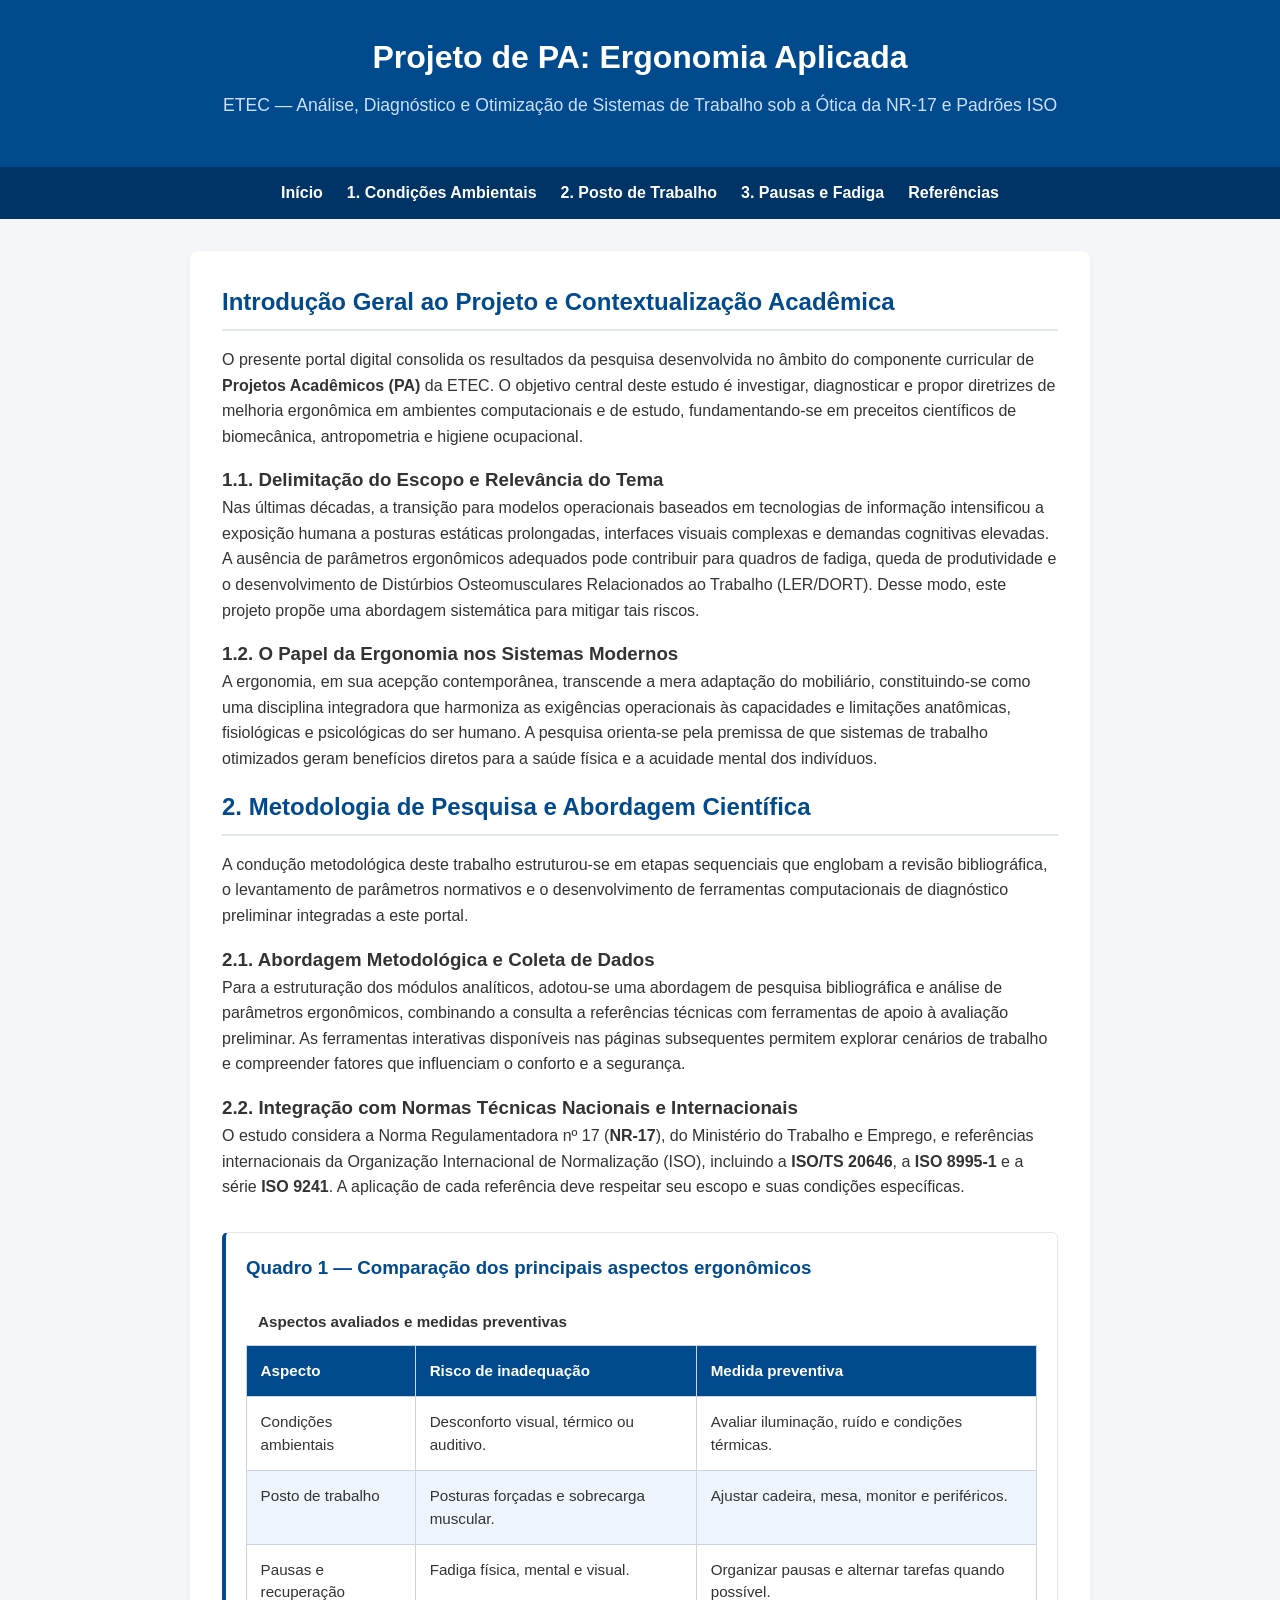
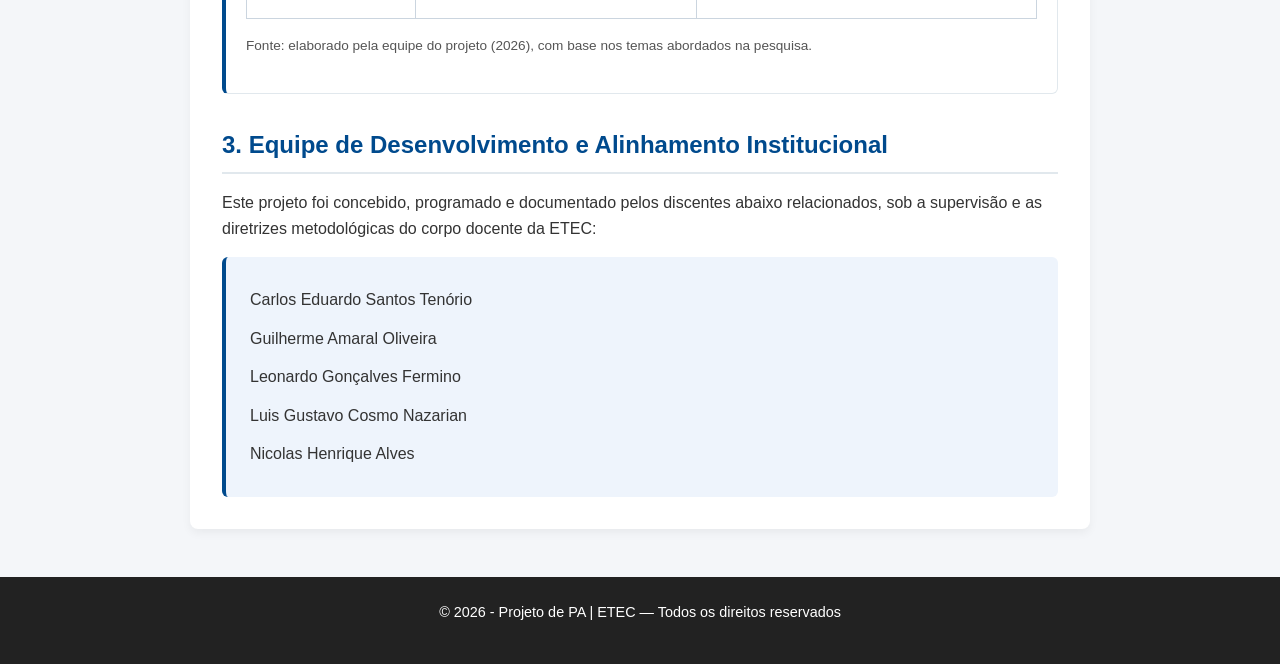
<file: index.html>
<!DOCTYPE html>
<html lang="pt-BR">
<head>
    <meta charset="UTF-8">
    <meta name="viewport" content="width=device-width, initial-scale=1.0">
    <title>Projeto de PA: Ergonomia Aplicada e Normatização Técnica</title>
    <link rel="stylesheet" href="src/style.css">
    <script src="src/script.js" defer></script>
</head>
<body>

    <header>
        <h1>Projeto de PA: Ergonomia Aplicada</h1>
        <p>ETEC — Análise, Diagnóstico e Otimização de Sistemas de Trabalho sob a Ótica da NR-17 e Padrões ISO</p>
    </header>

    <nav>
        <a href="index.html">Início</a>
        <a href="src/item1_ambiente.html">1. Condições Ambientais</a>
        <a href="src/item2_posto.html">2. Posto de Trabalho</a>
        <a href="src/item3_pausas.html">3. Pausas e Fadiga</a>
        <a href="src/referencias.html">Referências</a>
    </nav>

    <main class="container">

        <h2 data-referencia="Referência: BRASIL (2022); IIDA &amp; GUIMARÃES (2016).">Introdução Geral ao Projeto e Contextualização Acadêmica</h2>

        <p>O presente portal digital consolida os resultados da pesquisa desenvolvida no âmbito do componente curricular de <strong>Projetos Acadêmicos (PA)</strong> da ETEC. O objetivo central deste estudo é investigar, diagnosticar e propor diretrizes de melhoria ergonômica em ambientes computacionais e de estudo, fundamentando-se em preceitos científicos de biomecânica, antropometria e higiene ocupacional.</p>

        <h3 data-referencia="Referência: ISO 9241-11 (2018); KROEMER &amp; GRANDJEAN (2005).">1.1. Delimitação do Escopo e Relevância do Tema</h3>

        <p>Nas últimas décadas, a transição para modelos operacionais baseados em tecnologias de informação intensificou a exposição humana a posturas estáticas prolongadas, interfaces visuais complexas e demandas cognitivas elevadas. A ausência de parâmetros ergonômicos adequados pode contribuir para quadros de fadiga, queda de produtividade e o desenvolvimento de Distúrbios Osteomusculares Relacionados ao Trabalho (LER/DORT). Desse modo, este projeto propõe uma abordagem sistemática para mitigar tais riscos.</p>

        <h3 data-referencia="Referência: IIDA, Itiro; GUIMARÃES, Lia B. M. Ergonomia: projeto e produção, 2016.">1.2. O Papel da Ergonomia nos Sistemas Modernos</h3>

        <p>A ergonomia, em sua acepção contemporânea, transcende a mera adaptação do mobiliário, constituindo-se como uma disciplina integradora que harmoniza as exigências operacionais às capacidades e limitações anatômicas, fisiológicas e psicológicas do ser humano. A pesquisa orienta-se pela premissa de que sistemas de trabalho otimizados geram benefícios diretos para a saúde física e a acuidade mental dos indivíduos.</p>

        <h2 data-referencia="Referência: ISO/TS 20646 (2014); DUL &amp; WEERDMEESTER (2012).">2. Metodologia de Pesquisa e Abordagem Científica</h2>

        <p>A condução metodológica deste trabalho estruturou-se em etapas sequenciais que englobam a revisão bibliográfica, o levantamento de parâmetros normativos e o desenvolvimento de ferramentas computacionais de diagnóstico preliminar integradas a este portal.</p>

        <h3 data-referencia="Referência: DUL, Jan; WEERDMEESTER, Bernard. Ergonomia prática, 2012.">2.1. Abordagem Metodológica e Coleta de Dados</h3>

        <p>Para a estruturação dos módulos analíticos, adotou-se uma abordagem de pesquisa bibliográfica e análise de parâmetros ergonômicos, combinando a consulta a referências técnicas com ferramentas de apoio à avaliação preliminar. As ferramentas interativas disponíveis nas páginas subsequentes permitem explorar cenários de trabalho e compreender fatores que influenciam o conforto e a segurança.</p>

        <h3 data-referencia="Referência: Norma Regulamentadora nº 17 (NR-17); ISO 8995-1 (2002).">2.2. Integração com Normas Técnicas Nacionais e Internacionais</h3>

        <p>O estudo considera a Norma Regulamentadora nº 17 (<strong>NR-17</strong>), do Ministério do Trabalho e Emprego, e referências internacionais da Organização Internacional de Normalização (ISO), incluindo a <strong>ISO/TS 20646</strong>, a <strong>ISO 8995-1</strong> e a série <strong>ISO 9241</strong>. A aplicação de cada referência deve respeitar seu escopo e suas condições específicas.</p>

        <section class="comparison-section">
            <h3 data-referencia="Referência: Elaborado pela equipe do projeto (2026) com base na NR-17.">Quadro 1 — Comparação dos principais aspectos ergonômicos</h3>

            <div class="table-wrapper">
                <table class="comparison-table">
                    <caption>Aspectos avaliados e medidas preventivas</caption>
                    <thead>
                        <tr>
                            <th scope="col">Aspecto</th>
                            <th scope="col">Risco de inadequação</th>
                            <th scope="col">Medida preventiva</th>
                        </tr>
                    </thead>
                    <tbody>
                        <tr>
                            <td>Condições ambientais</td>
                            <td>Desconforto visual, térmico ou auditivo.</td>
                            <td>Avaliar iluminação, ruído e condições térmicas.</td>
                        </tr>
                        <tr>
                            <td>Posto de trabalho</td>
                            <td>Posturas forçadas e sobrecarga muscular.</td>
                            <td>Ajustar cadeira, mesa, monitor e periféricos.</td>
                        </tr>
                        <tr>
                            <td>Pausas e recuperação</td>
                            <td>Fadiga física, mental e visual.</td>
                            <td>Organizar pausas e alternar tarefas quando possível.</td>
                        </tr>
                    </tbody>
                </table>
            </div>

            <p class="table-note">Fonte: elaborado pela equipe do projeto (2026), com base nos temas abordados na pesquisa.</p>
        </section>

        <h2 data-referencia="Referência: Diretrizes Institucionais ETEC (2026).">3. Equipe de Desenvolvimento e Alinhamento Institucional</h2>

        <p>Este projeto foi concebido, programado e documentado pelos discentes abaixo relacionados, sob a supervisão e as diretrizes metodológicas do corpo docente da ETEC:</p>

        <ul class="team-list">
            <li>Carlos Eduardo Santos Tenório</li>
            <li>Guilherme Amaral Oliveira</li>
            <li>Leonardo Gonçalves Fermino</li>
            <li>Luis Gustavo Cosmo Nazarian</li>
            <li>Nicolas Henrique Alves</li>
        </ul>

    </main>

    <footer>
        <p>&copy; 2026 - Projeto de PA | ETEC — Todos os direitos reservados</p>
    </footer>

</body>
</html>
</file>
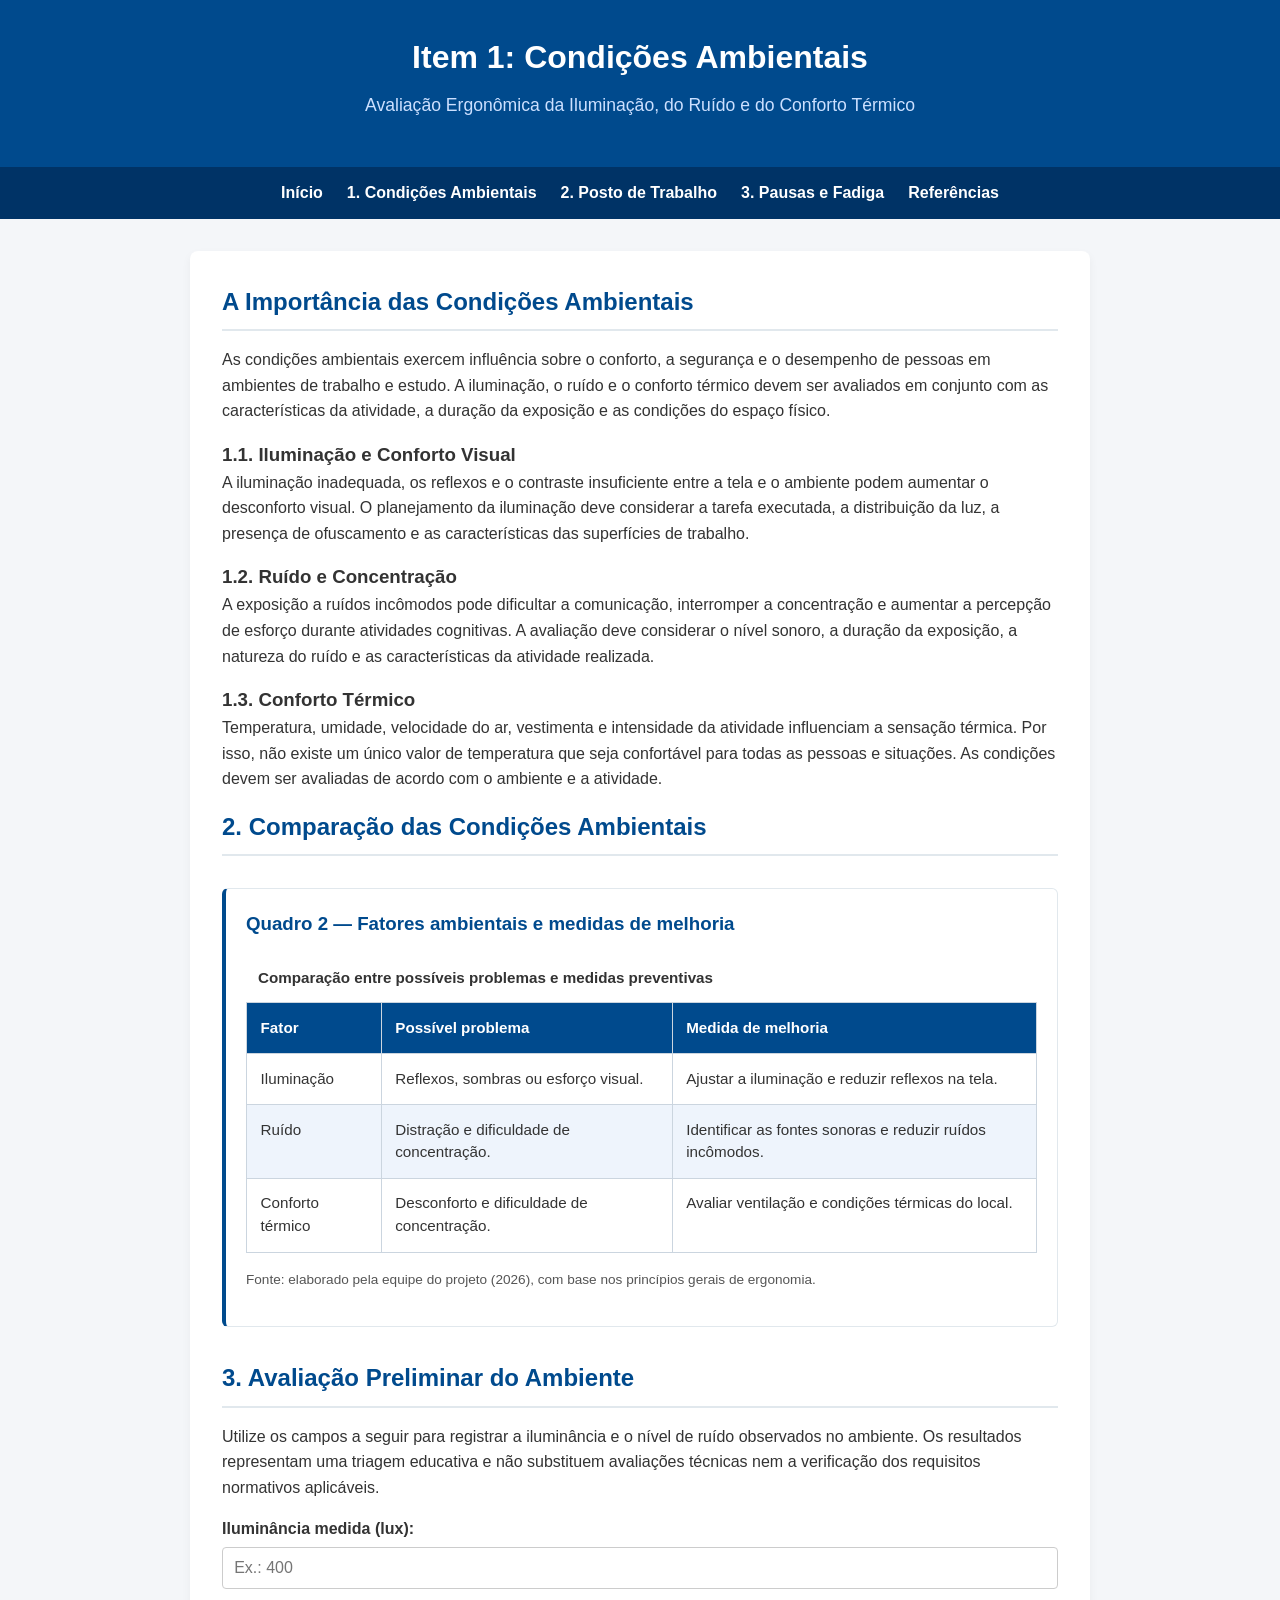
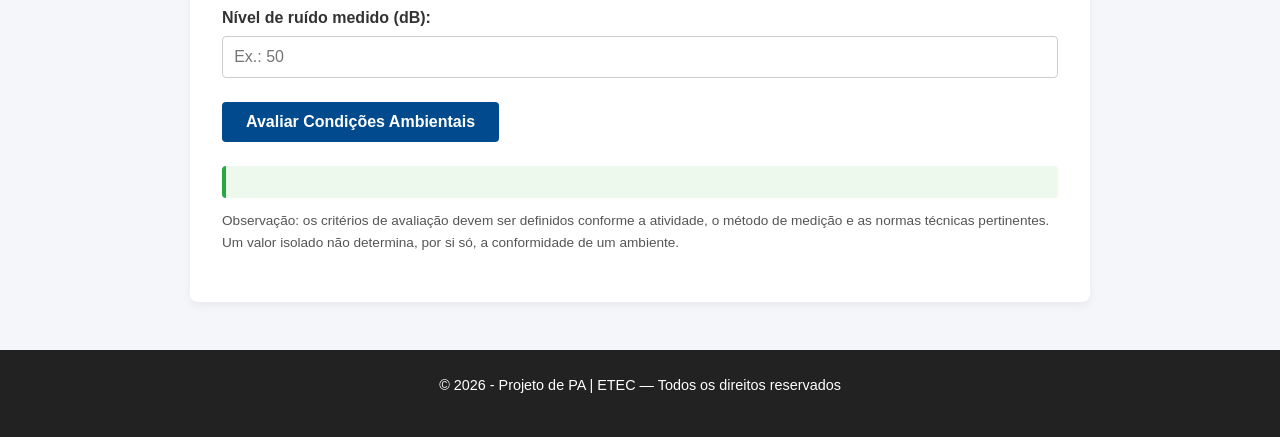
<file: src/item1_ambiente.html>
<!DOCTYPE html>
<html lang="pt-BR">
<head>
    <meta charset="UTF-8">
    <meta name="viewport" content="width=device-width, initial-scale=1.0">
    <title>Item 1: Condições Ambientais - PA Ergonomia</title>
    <link rel="stylesheet" href="style.css">
    <script src="script.js" defer></script>
</head>
<body>

    <header>
        <h1>Item 1: Condições Ambientais</h1>
        <p>Avaliação Ergonômica da Iluminação, do Ruído e do Conforto Térmico</p>
    </header>

    <nav>
        <a href="../index.html">Início</a>
        <a href="item1_ambiente.html">1. Condições Ambientais</a>
        <a href="item2_posto.html">2. Posto de Trabalho</a>
        <a href="item3_pausas.html">3. Pausas e Fadiga</a>
        <a href="referencias.html">Referências</a>
    </nav>

    <main class="container">

        <h2 data-referencia="Referência: ISO 8995-1 (2002); NR-17 (2022).">A Importância das Condições Ambientais</h2>

        <p>As condições ambientais exercem influência sobre o conforto, a segurança e o desempenho de pessoas em ambientes de trabalho e estudo. A iluminação, o ruído e o conforto térmico devem ser avaliados em conjunto com as características da atividade, a duração da exposição e as condições do espaço físico.</p>

        <h3 data-referencia="Referência: ISO 8995-1: Lighting of work places, 2002.">1.1. Iluminação e Conforto Visual</h3>

        <p>A iluminação inadequada, os reflexos e o contraste insuficiente entre a tela e o ambiente podem aumentar o desconforto visual. O planejamento da iluminação deve considerar a tarefa executada, a distribuição da luz, a presença de ofuscamento e as características das superfícies de trabalho.</p>

        <h3 data-referencia="Referência: IIDA, Itiro. Ergonomia: projeto e produção, 2016.">1.2. Ruído e Concentração</h3>

        <p>A exposição a ruídos incômodos pode dificultar a comunicação, interromper a concentração e aumentar a percepção de esforço durante atividades cognitivas. A avaliação deve considerar o nível sonoro, a duração da exposição, a natureza do ruído e as características da atividade realizada.</p>

        <h3 data-referencia="Referência: KROEMER &amp; GRANDJEAN. Manual de Ergonomia, 2005.">1.3. Conforto Térmico</h3>

        <p>Temperatura, umidade, velocidade do ar, vestimenta e intensidade da atividade influenciam a sensação térmica. Por isso, não existe um único valor de temperatura que seja confortável para todas as pessoas e situações. As condições devem ser avaliadas de acordo com o ambiente e a atividade.</p>

        <h2 data-referencia="Referência: NR-17 (Ministério do Trabalho e Previdência, 2022).">2. Comparação das Condições Ambientais</h2>

        <section class="comparison-section">
            <h3 data-referencia="Referência: Elaborado pela equipe (2026) com base na NR-17 e ISO 8995-1.">Quadro 2 — Fatores ambientais e medidas de melhoria</h3>

            <div class="table-wrapper">
                <table class="comparison-table">
                    <caption>Comparação entre possíveis problemas e medidas preventivas</caption>
                    <thead>
                        <tr>
                            <th scope="col">Fator</th>
                            <th scope="col">Possível problema</th>
                            <th scope="col">Medida de melhoria</th>
                        </tr>
                    </thead>
                    <tbody>
                        <tr>
                            <td>Iluminação</td>
                            <td>Reflexos, sombras ou esforço visual.</td>
                            <td>Ajustar a iluminação e reduzir reflexos na tela.</td>
                        </tr>
                        <tr>
                            <td>Ruído</td>
                            <td>Distração e dificuldade de concentração.</td>
                            <td>Identificar as fontes sonoras e reduzir ruídos incômodos.</td>
                        </tr>
                        <tr>
                            <td>Conforto térmico</td>
                            <td>Desconforto e dificuldade de concentração.</td>
                            <td>Avaliar ventilação e condições térmicas do local.</td>
                        </tr>
                    </tbody>
                </table>
            </div>

            <p class="table-note">Fonte: elaborado pela equipe do projeto (2026), com base nos princípios gerais de ergonomia.</p>
        </section>

        <h2 data-referencia="Referência: Ferramenta interativa pedagógica baseada na NR-17 (2022).">3. Avaliação Preliminar do Ambiente</h2>

        <p>Utilize os campos a seguir para registrar a iluminância e o nível de ruído observados no ambiente. Os resultados representam uma triagem educativa e não substituem avaliações técnicas nem a verificação dos requisitos normativos aplicáveis.</p>

        <div class="form-group">
            <label for="lux">Iluminância medida (lux):</label>
            <input type="number" id="lux" min="0" step="any" placeholder="Ex.: 400">
        </div>

        <div class="form-group">
            <label for="db">Nível de ruído medido (dB):</label>
            <input type="number" id="db" min="0" step="any" placeholder="Ex.: 50">
        </div>

        <button type="button" onclick="avaliarAmbiente()">Avaliar Condições Ambientais</button>

        <div id="resultadoAmbiente" class="result" style="margin-top: 1.5rem;" aria-live="polite"></div>

        <p class="table-note">Observação: os critérios de avaliação devem ser definidos conforme a atividade, o método de medição e as normas técnicas pertinentes. Um valor isolado não determina, por si só, a conformidade de um ambiente.</p>

    </main>

    <footer>
        <p>&copy; 2026 - Projeto de PA | ETEC — Todos os direitos reservados</p>
    </footer>

</body>
</html>
</file>
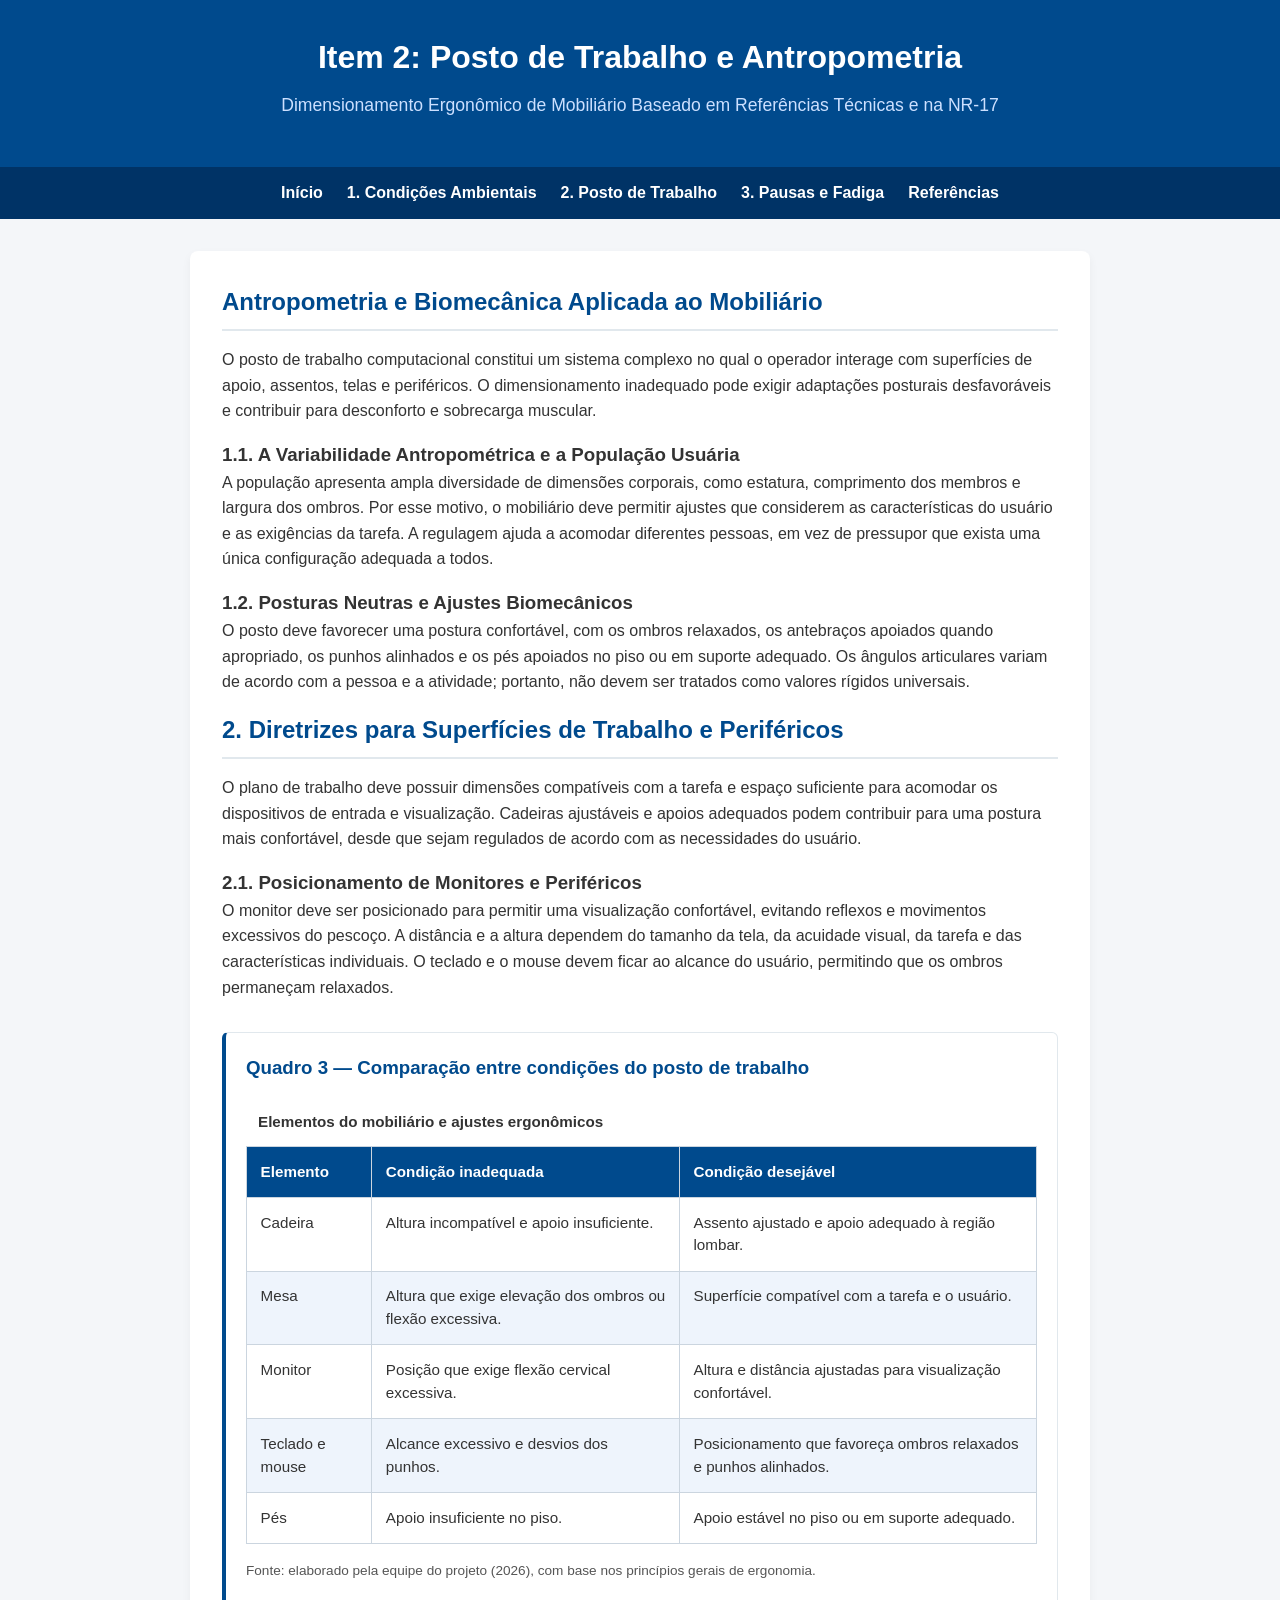
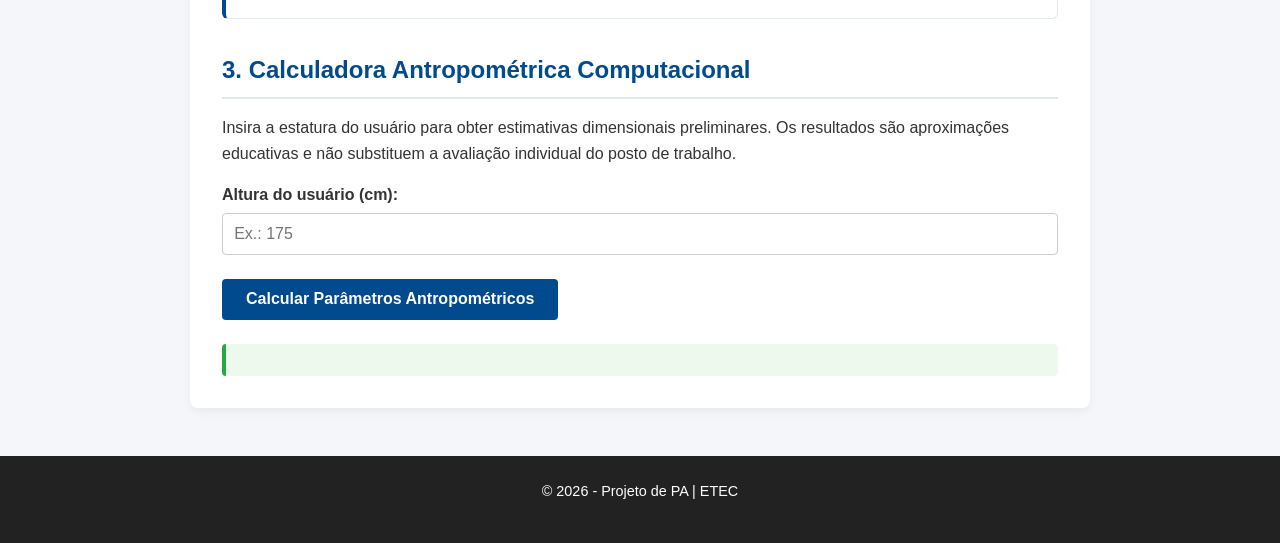
<file: src/item2_posto.html>
<!DOCTYPE html>
<html lang="pt-BR">
<head>
    <meta charset="UTF-8">
    <meta name="viewport" content="width=device-width, initial-scale=1.0">
    <title>Item 2: Posto de Trabalho - PA Ergonomia</title>
    <link rel="stylesheet" href="style.css">
    <script src="script.js" defer></script>
</head>
<body>

    <header>
        <h1>Item 2: Posto de Trabalho e Antropometria</h1>
        <p>Dimensionamento Ergonômico de Mobiliário Baseado em Referências Técnicas e na NR-17</p>
    </header>

    <nav>
        <a href="../index.html">Início</a>
        <a href="item1_ambiente.html">1. Condições Ambientais</a>
        <a href="item2_posto.html">2. Posto de Trabalho</a>
        <a href="item3_pausas.html">3. Pausas e Fadiga</a>
        <a href="referencias.html">Referências</a>
    </nav>

    <main class="container">

        <h2 data-referencia="Referência: ISO/TS 20646 (2014); KROEMER &amp; GRANDJEAN (2005).">Antropometria e Biomecânica Aplicada ao Mobiliário</h2>

        <p>O posto de trabalho computacional constitui um sistema complexo no qual o operador interage com superfícies de apoio, assentos, telas e periféricos. O dimensionamento inadequado pode exigir adaptações posturais desfavoráveis e contribuir para desconforto e sobrecarga muscular.</p>

        <h3 data-referencia="Referência: IIDA, Itiro. Ergonomia: projeto e produção, 2016.">1.1. A Variabilidade Antropométrica e a População Usuária</h3>

        <p>A população apresenta ampla diversidade de dimensões corporais, como estatura, comprimento dos membros e largura dos ombros. Por esse motivo, o mobiliário deve permitir ajustes que considerem as características do usuário e as exigências da tarefa. A regulagem ajuda a acomodar diferentes pessoas, em vez de pressupor que exista uma única configuração adequada a todos.</p>

        <h3 data-referencia="Referência: DUL &amp; WEERDMEESTER. Ergonomia prática, 2012.">1.2. Posturas Neutras e Ajustes Biomecânicos</h3>

        <p>O posto deve favorecer uma postura confortável, com os ombros relaxados, os antebraços apoiados quando apropriado, os punhos alinhados e os pés apoiados no piso ou em suporte adequado. Os ângulos articulares variam de acordo com a pessoa e a atividade; portanto, não devem ser tratados como valores rígidos universais.</p>

        <h2 data-referencia="Referência: NR-17 (2022); ISO 9241-11 (2018).">2. Diretrizes para Superfícies de Trabalho e Periféricos</h2>

        <p>O plano de trabalho deve possuir dimensões compatíveis com a tarefa e espaço suficiente para acomodar os dispositivos de entrada e visualização. Cadeiras ajustáveis e apoios adequados podem contribuir para uma postura mais confortável, desde que sejam regulados de acordo com as necessidades do usuário.</p>

        <h3 data-referencia="Referência: ISO 9241-11: Usability: Definitions and concepts, 2018.">2.1. Posicionamento de Monitores e Periféricos</h3>

        <p>O monitor deve ser posicionado para permitir uma visualização confortável, evitando reflexos e movimentos excessivos do pescoço. A distância e a altura dependem do tamanho da tela, da acuidade visual, da tarefa e das características individuais. O teclado e o mouse devem ficar ao alcance do usuário, permitindo que os ombros permaneçam relaxados.</p>

        <section class="comparison-section">
            <h3 data-referencia="Referência: Elaborado pela equipe (2026) com base na NR-17 e Iida (2016).">Quadro 3 — Comparação entre condições do posto de trabalho</h3>

            <div class="table-wrapper">
                <table class="comparison-table">
                    <caption>Elementos do mobiliário e ajustes ergonômicos</caption>
                    <thead>
                        <tr>
                            <th scope="col">Elemento</th>
                            <th scope="col">Condição inadequada</th>
                            <th scope="col">Condição desejável</th>
                        </tr>
                    </thead>
                    <tbody>
                        <tr>
                            <td>Cadeira</td>
                            <td>Altura incompatível e apoio insuficiente.</td>
                            <td>Assento ajustado e apoio adequado à região lombar.</td>
                        </tr>
                        <tr>
                            <td>Mesa</td>
                            <td>Altura que exige elevação dos ombros ou flexão excessiva.</td>
                            <td>Superfície compatível com a tarefa e o usuário.</td>
                        </tr>
                        <tr>
                            <td>Monitor</td>
                            <td>Posição que exige flexão cervical excessiva.</td>
                            <td>Altura e distância ajustadas para visualização confortável.</td>
                        </tr>
                        <tr>
                            <td>Teclado e mouse</td>
                            <td>Alcance excessivo e desvios dos punhos.</td>
                            <td>Posicionamento que favoreça ombros relaxados e punhos alinhados.</td>
                        </tr>
                        <tr>
                            <td>Pés</td>
                            <td>Apoio insuficiente no piso.</td>
                            <td>Apoio estável no piso ou em suporte adequado.</td>
                        </tr>
                    </tbody>
                </table>
            </div>

            <p class="table-note">Fonte: elaborado pela equipe do projeto (2026), com base nos princípios gerais de ergonomia.</p>
        </section>

        <h2 data-referencia="Referência: Estimativa baseada em parâmetros antropométricos de Iida (2016).">3. Calculadora Antropométrica Computacional</h2>

        <p>Insira a estatura do usuário para obter estimativas dimensionais preliminares. Os resultados são aproximações educativas e não substituem a avaliação individual do posto de trabalho.</p>

        <div class="form-group">
            <label for="altura">Altura do usuário (cm):</label>
            <input type="number" id="altura" min="1" step="any" placeholder="Ex.: 175">
        </div>

        <button type="button" onclick="calcularPosto()">Calcular Parâmetros Antropométricos</button>

        <div id="resultadoPosto" class="result" style="margin-top: 1.5rem;" aria-live="polite"></div>

    </main>

    <footer>
        <p>&copy; 2026 - Projeto de PA | ETEC</p>
    </footer>

</body>
</html>
</file>
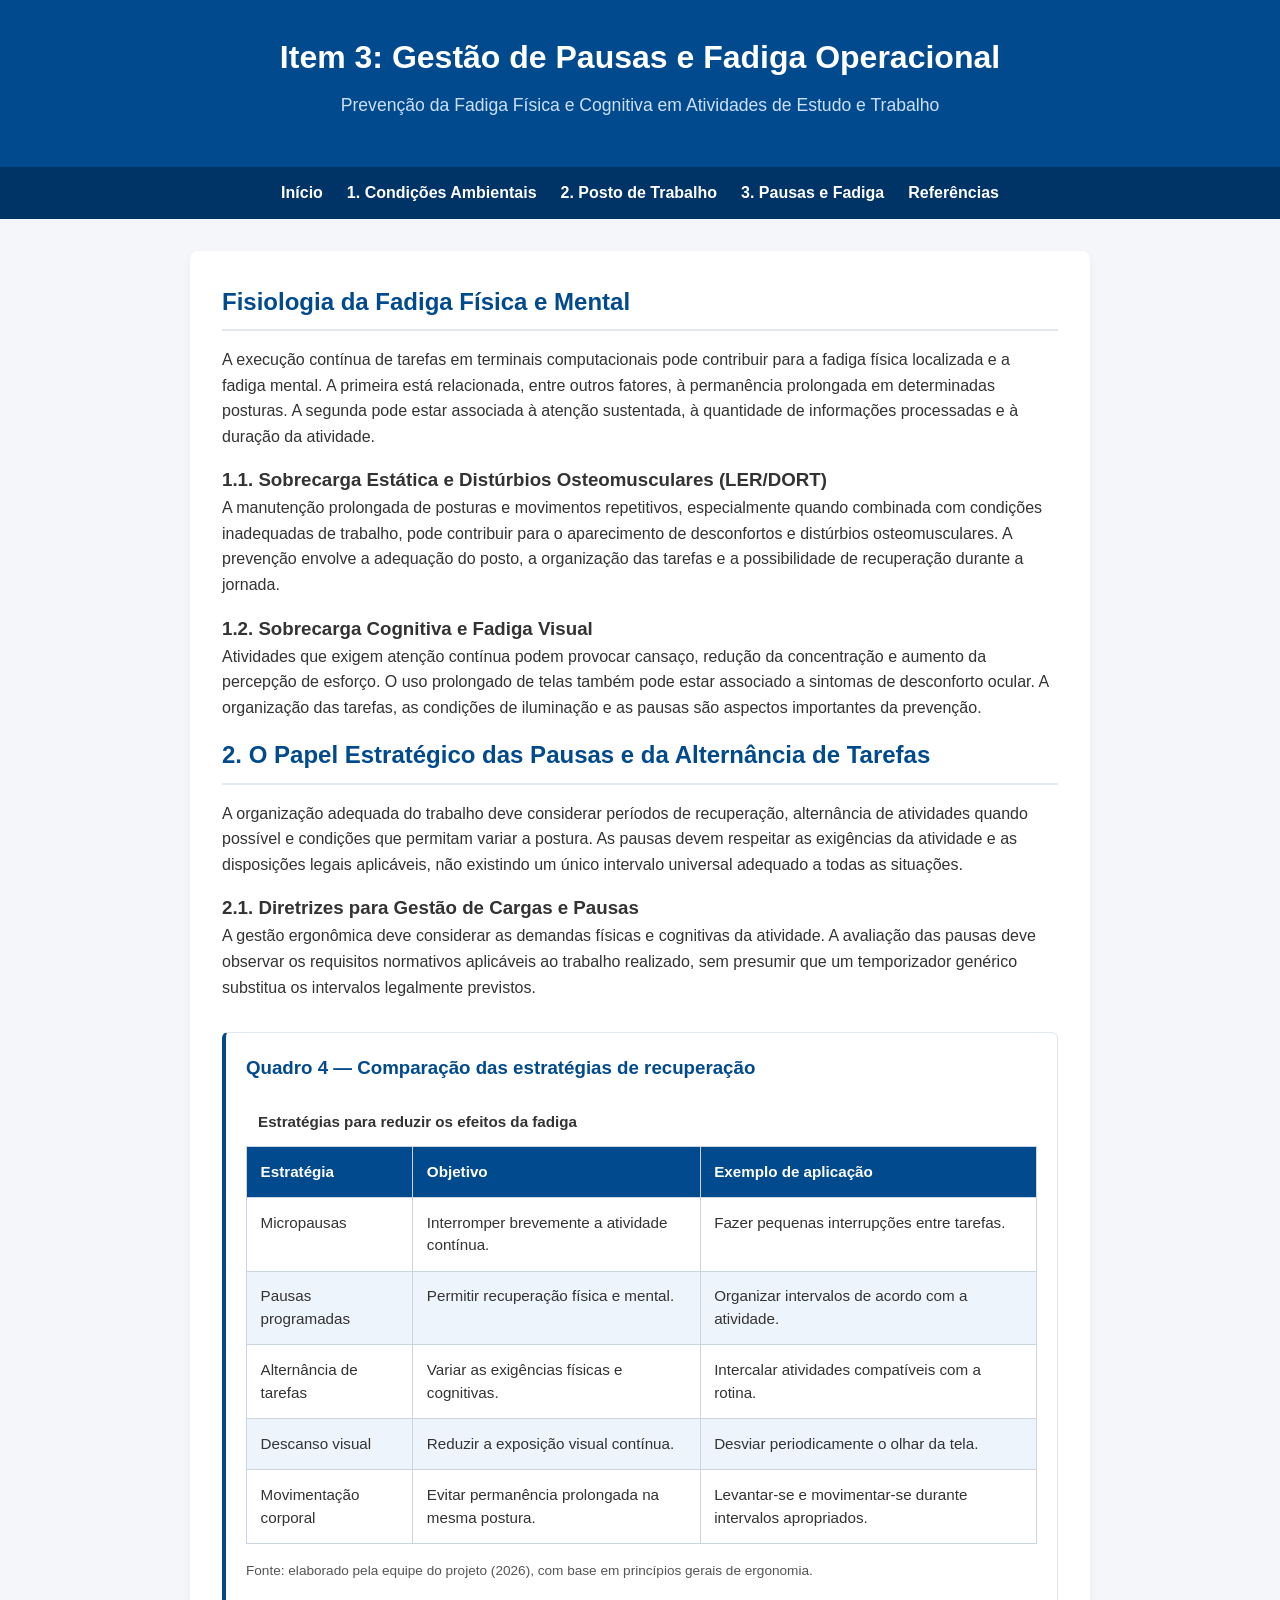
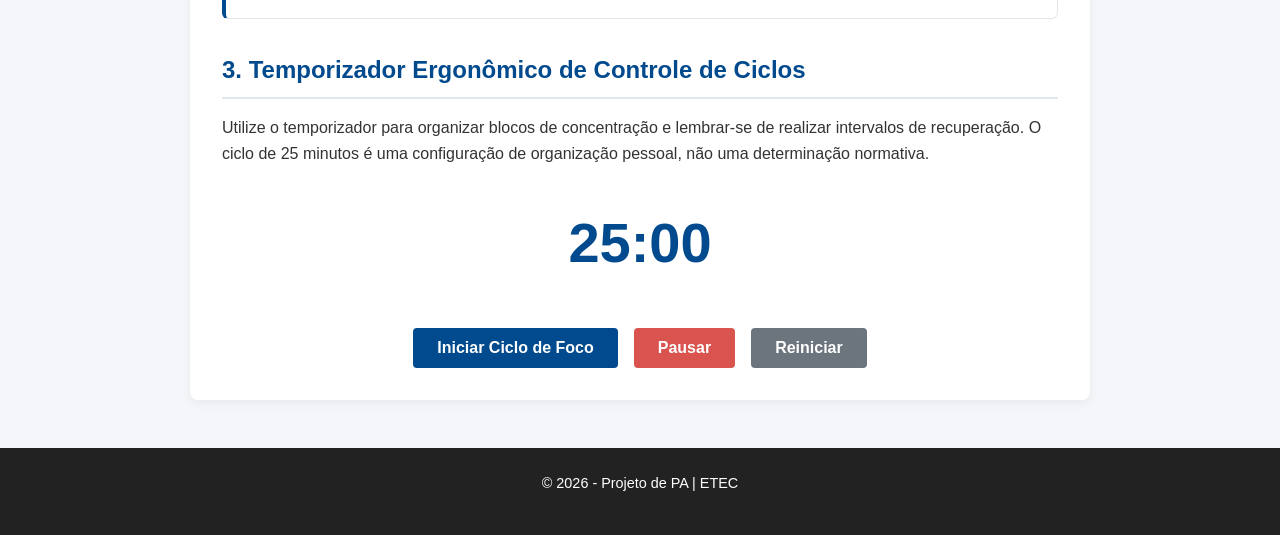
<file: src/item3_pausas.html>
<!DOCTYPE html>
<html lang="pt-BR">
<head>
    <meta charset="UTF-8">
    <meta name="viewport" content="width=device-width, initial-scale=1.0">
    <title>Item 3: Pausas e Fadiga - PA Ergonomia</title>
    <link rel="stylesheet" href="style.css">
    <script src="script.js" defer></script>
</head>
<body>

    <header>
        <h1>Item 3: Gestão de Pausas e Fadiga Operacional</h1>
        <p>Prevenção da Fadiga Física e Cognitiva em Atividades de Estudo e Trabalho</p>
    </header>

    <nav>
        <a href="../index.html">Início</a>
        <a href="item1_ambiente.html">1. Condições Ambientais</a>
        <a href="item2_posto.html">2. Posto de Trabalho</a>
        <a href="item3_pausas.html">3. Pausas e Fadiga</a>
        <a href="referencias.html">Referências</a>
    </nav>
    <main class="container">

        <h2 data-referencia="Referência: KROEMER &amp; GRANDJEAN (2005); IIDA (2016).">Fisiologia da Fadiga Física e Mental</h2>

        <p>A execução contínua de tarefas em terminais computacionais pode contribuir para a fadiga física localizada e a fadiga mental. A primeira está relacionada, entre outros fatores, à permanência prolongada em determinadas posturas. A segunda pode estar associada à atenção sustentada, à quantidade de informações processadas e à duração da atividade.</p>

        <h3 data-referencia="Referência: NR-17 (2022); DUL &amp; WEERDMEESTER (2012).">1.1. Sobrecarga Estática e Distúrbios Osteomusculares (LER/DORT)</h3>

        <p>A manutenção prolongada de posturas e movimentos repetitivos, especialmente quando combinada com condições inadequadas de trabalho, pode contribuir para o aparecimento de desconfortos e distúrbios osteomusculares. A prevenção envolve a adequação do posto, a organização das tarefas e a possibilidade de recuperação durante a jornada.</p>

        <h3 data-referencia="Referência: ISO 9241-11 (2018); IIDA (2016).">1.2. Sobrecarga Cognitiva e Fadiga Visual</h3>

        <p>Atividades que exigem atenção contínua podem provocar cansaço, redução da concentração e aumento da percepção de esforço. O uso prolongado de telas também pode estar associado a sintomas de desconforto ocular. A organização das tarefas, as condições de iluminação e as pausas são aspectos importantes da prevenção.</p>

        <h2 data-referencia="Referência: NR-17 (Ministério do Trabalho e Previdência, 2022).">2. O Papel Estratégico das Pausas e da Alternância de Tarefas</h2>

        <p>A organização adequada do trabalho deve considerar períodos de recuperação, alternância de atividades quando possível e condições que permitam variar a postura. As pausas devem respeitar as exigências da atividade e as disposições legais aplicáveis, não existindo um único intervalo universal adequado a todas as situações.</p>

        <h3 data-referencia="Referência: DUL, Jan; WEERDMEESTER, Bernard. Ergonomia prática, 2012.">2.1. Diretrizes para Gestão de Cargas e Pausas</h3>

        <p>A gestão ergonômica deve considerar as demandas físicas e cognitivas da atividade. A avaliação das pausas deve observar os requisitos normativos aplicáveis ao trabalho realizado, sem presumir que um temporizador genérico substitua os intervalos legalmente previstos.</p>

        <section class="comparison-section">
            <h3 data-referencia="Referência: Elaborado pela equipe (2026) com base em princípios ergonômicos.">Quadro 4 — Comparação das estratégias de recuperação</h3>

            <div class="table-wrapper">
                <table class="comparison-table">
                    <caption>Estratégias para reduzir os efeitos da fadiga</caption>
                    <thead>
                        <tr>
                            <th scope="col">Estratégia</th>
                            <th scope="col">Objetivo</th>
                            <th scope="col">Exemplo de aplicação</th>
                        </tr>
                    </thead>
                    <tbody>
                        <tr>
                            <td>Micropausas</td>
                            <td>Interromper brevemente a atividade contínua.</td>
                            <td>Fazer pequenas interrupções entre tarefas.</td>
                        </tr>
                        <tr>
                            <td>Pausas programadas</td>
                            <td>Permitir recuperação física e mental.</td>
                            <td>Organizar intervalos de acordo com a atividade.</td>
                        </tr>
                        <tr>
                            <td>Alternância de tarefas</td>
                            <td>Variar as exigências físicas e cognitivas.</td>
                            <td>Intercalar atividades compatíveis com a rotina.</td>
                        </tr>
                        <tr>
                            <td>Descanso visual</td>
                            <td>Reduzir a exposição visual contínua.</td>
                            <td>Desviar periodicamente o olhar da tela.</td>
                        </tr>
                        <tr>
                            <td>Movimentação corporal</td>
                            <td>Evitar permanência prolongada na mesma postura.</td>
                            <td>Levantar-se e movimentar-se durante intervalos apropriados.</td>
                        </tr>
                    </tbody>
                </table>
            </div>

            <p class="table-note">Fonte: elaborado pela equipe do projeto (2026), com base em princípios gerais de ergonomia.</p>
        </section>

        <h2 data-referencia="Referência: Ferramenta interativa de apoio à gestão de tempo (2026).">3. Temporizador Ergonômico de Controle de Ciclos</h2>

        <p>Utilize o temporizador para organizar blocos de concentração e lembrar-se de realizar intervalos de recuperação. O ciclo de 25 minutos é uma configuração de organização pessoal, não uma determinação normativa.</p>

        <div style="text-align: center; margin: 2rem 0;">
            <span id="timerDisplay" style="font-size: 3.5rem; font-weight: bold; color: #004a8d;" role="timer" aria-live="off">25:00</span>
        </div>

        <div style="text-align: center; display: flex; flex-wrap: wrap; justify-content: center; gap: 1rem;">
            <button type="button" onclick="iniciarPausa()">Iniciar Ciclo de Foco</button>
            <button type="button" onclick="pausarTimer()" style="background-color: #d9534f;">Pausar</button>
            <button type="button" onclick="resetarTimer()" style="background-color: #6c757d;">Reiniciar</button>
        </div>

    </main>

    <footer>
        <p>&copy; 2026 - Projeto de PA | ETEC</p>
    </footer>

</body>
</html>
</file>
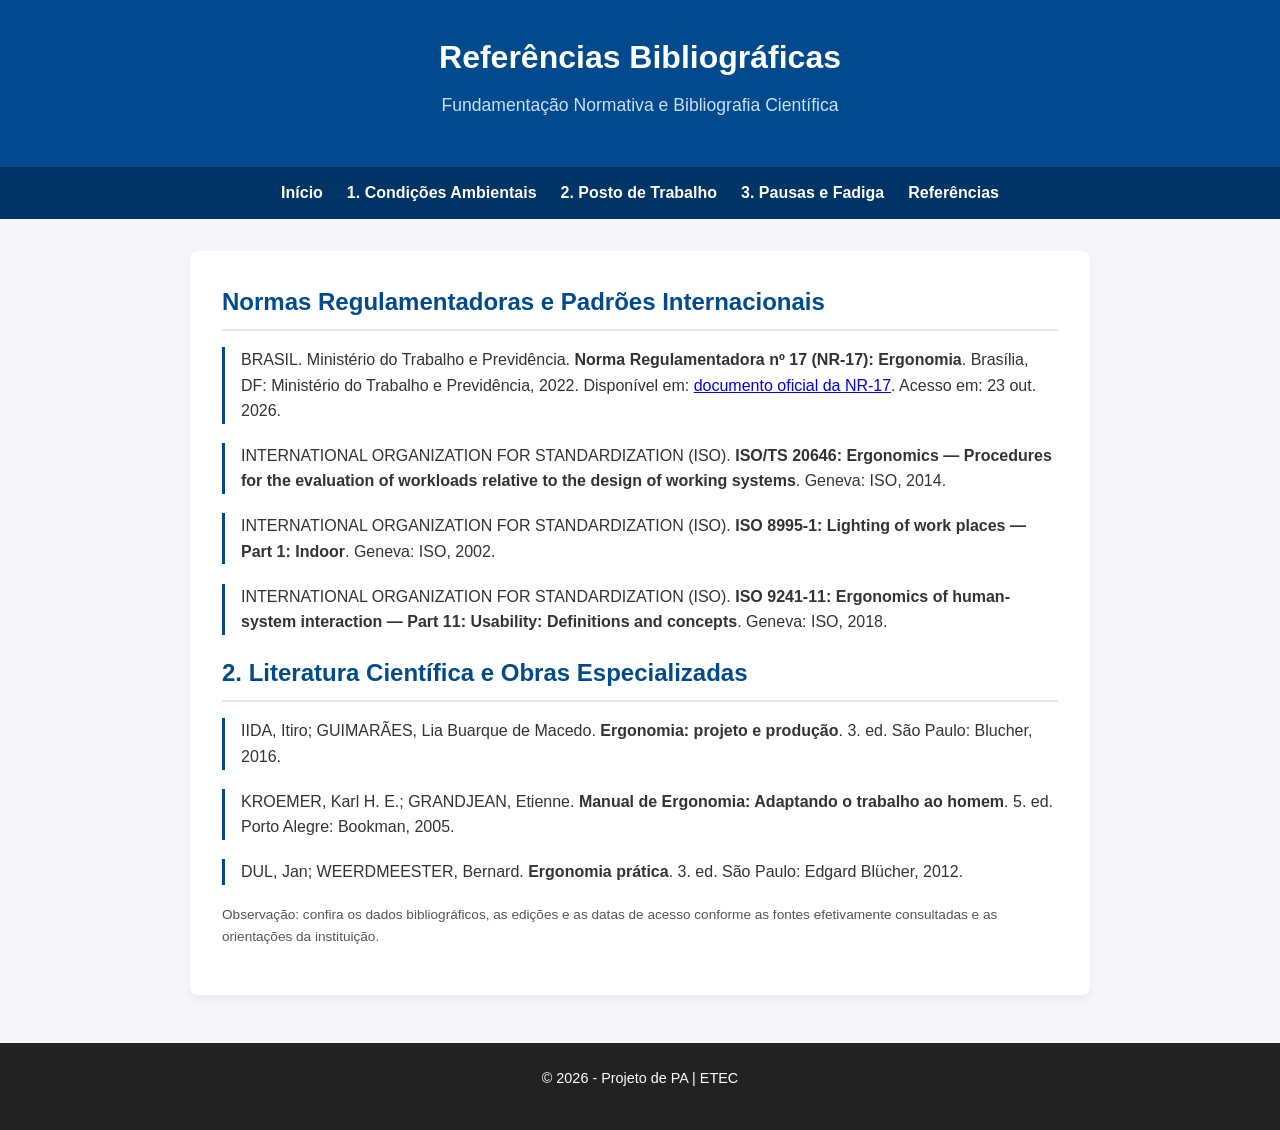
<file: src/referencias.html>
<!DOCTYPE html>
<html lang="pt-BR">
<head>
    <meta charset="UTF-8">
    <meta name="viewport" content="width=device-width, initial-scale=1.0">
    <title>Referências Bibliográficas - PA Ergonomia</title>
    <link rel="stylesheet" href="style.css">
    <script src="script.js" defer></script>
</head>
<body>

    <header>
        <h1>Referências Bibliográficas</h1>
        <p>Fundamentação Normativa e Bibliografia Científica</p>
    </header>

    <nav>
        <a href="../index.html">Início</a>
        <a href="item1_ambiente.html">1. Condições Ambientais</a>
        <a href="item2_posto.html">2. Posto de Trabalho</a>
        <a href="item3_pausas.html">3. Pausas e Fadiga</a>
        <a href="referencias.html">Referências</a>
    </nav>

    <main class="container">

        <h2 data-referencia="Referência principal: Ministério do Trabalho e ISO (2002-2022).">Normas Regulamentadoras e Padrões Internacionais</h2>

        <ul style="list-style-type: none; padding-left: 0;">
            <li style="margin-bottom: 1.2rem; padding-left: 1rem; border-left: 3px solid #004a8d;">
                BRASIL. Ministério do Trabalho e Previdência.
                <strong>Norma Regulamentadora nº 17 (NR-17): Ergonomia</strong>.
                Brasília, DF: Ministério do Trabalho e Previdência, 2022.
                Disponível em:
                <a href="https://www.gov.br/trabalho-e-emprego/pt-br/assuntos/inspecao-do-trabalho/seguranca-e-saude-no-trabalho/normas-regulamentadoras/nr-17.pdf" target="_blank" rel="noopener noreferrer">documento oficial da NR-17</a>.
                Acesso em: 23 out. 2026.
            </li>

            <li style="margin-bottom: 1.2rem; padding-left: 1rem; border-left: 3px solid #004a8d;">
                INTERNATIONAL ORGANIZATION FOR STANDARDIZATION (ISO).
                <strong>ISO/TS 20646: Ergonomics — Procedures for the evaluation of workloads relative to the design of working systems</strong>.
                Geneva: ISO, 2014.
            </li>

            <li style="margin-bottom: 1.2rem; padding-left: 1rem; border-left: 3px solid #004a8d;">
                INTERNATIONAL ORGANIZATION FOR STANDARDIZATION (ISO).
                <strong>ISO 8995-1: Lighting of work places — Part 1: Indoor</strong>.
                Geneva: ISO, 2002.
            </li>

            <li style="margin-bottom: 1.2rem; padding-left: 1rem; border-left: 3px solid #004a8d;">
                INTERNATIONAL ORGANIZATION FOR STANDARDIZATION (ISO).
                <strong>ISO 9241-11: Ergonomics of human-system interaction — Part 11: Usability: Definitions and concepts</strong>.
                Geneva: ISO, 2018.
            </li>
        </ul>

        <h2 data-referencia="Referência principal: Obras clássicas de Ergonomia (2005-2016).">2. Literatura Científica e Obras Especializadas</h2>

        <ul style="list-style-type: none; padding-left: 0;">
            <li style="margin-bottom: 1.2rem; padding-left: 1rem; border-left: 3px solid #004a8d;">
                IIDA, Itiro; GUIMARÃES, Lia Buarque de Macedo.
                <strong>Ergonomia: projeto e produção</strong>.
                3. ed. São Paulo: Blucher, 2016.
            </li>

            <li style="margin-bottom: 1.2rem; padding-left: 1rem; border-left: 3px solid #004a8d;">
                KROEMER, Karl H. E.; GRANDJEAN, Etienne.
                <strong>Manual de Ergonomia: Adaptando o trabalho ao homem</strong>.
                5. ed. Porto Alegre: Bookman, 2005.
            </li>

            <li style="margin-bottom: 1.2rem; padding-left: 1rem; border-left: 3px solid #004a8d;">
                DUL, Jan; WEERDMEESTER, Bernard.
                <strong>Ergonomia prática</strong>.
                3. ed. São Paulo: Edgard Blücher, 2012.
            </li>
        </ul>

        <p class="table-note">Observação: confira os dados bibliográficos, as edições e as datas de acesso conforme as fontes efetivamente consultadas e as orientações da instituição.</p>

    </main>

    <footer>
        <p>&copy; 2026 - Projeto de PA | ETEC</p>
    </footer>

</body>
</html>
</file>
<file: src/style.css>
* {
    margin: 0;
    padding: 0;
    box-sizing: border-box;
    font-family: 'Segoe UI', Tahoma, Geneva, Verdana, sans-serif;
}

body {
    background-color: #f4f6f9;
    color: #333;
    line-height: 1.6;
}

header {
    background: #004a8d;
    color: white;
    padding: 2rem;
    text-align: center;
}

header h1 {
    font-size: 2rem;
    margin-bottom: 0.5rem;
}

header p {
    font-size: 1.1rem;
    color: #cce0ff;
}

nav {
    background: #003366;
    display: flex;
    justify-content: center;
    gap: 1.5rem;
    padding: 0.8rem;
}

nav a {
    color: white;
    text-decoration: none;
    font-weight: 600;
    transition: color 0.3s;
}

nav a:hover {
    color: #4da6ff;
}

.container {
    max-width: 900px;
    margin: 2rem auto;
    background: white;
    padding: 2rem;
    border-radius: 8px;
    box-shadow: 0 4px 10px rgba(0,0,0,0.05);
}

h2 {
    color: #004a8d;
    margin-bottom: 1rem;
    border-bottom: 2px solid #e1e8ed;
    padding-bottom: 0.5rem;
}

p {
    margin-bottom: 1rem;
}

.team-list {
    list-style-type: none;
    background: #eef4fc;
    padding: 1.5rem;
    border-radius: 6px;
    margin-top: 1rem;
    border-left: 4px solid #004a8d;
}

.team-list li {
    padding: 0.4rem 0;
    font-weight: 500;
}

.form-group {
    margin-bottom: 1rem;
}

label {
    display: block;
    margin-bottom: 0.3rem;
    font-weight: bold;
}

input, select {
    width: 100%;
    padding: 0.7rem;
    border: 1px solid #ccc;
    border-radius: 4px;
    font-size: 1rem;
}

button {
    background: #004a8d;
    color: white;
    border: none;
    padding: 0.7rem 1.5rem;
    border-radius: 4px;
    cursor: pointer;
    font-size: 1rem;
    font-weight: bold;
    margin-top: 0.5rem;
    transition: background 0.3s;
}

button:hover {
    background: #003366;
}

.result {
    margin-top: 1.5rem;
    padding: 1rem;
    background: #eef9ee;
    border-left: 4px solid #28a745;
    border-radius: 4px;
}

footer {
    text-align: center;
    padding: 1.5rem;
    background: #222;
    color: white;
    margin-top: 3rem;
    font-size: 0.9rem;
} 


/* =========================================
   IDENTIFICAÇÃO DA FONTE DOS TÍTULOS
   ========================================= */

h1,
h2,
h3,
h4,
h5,
h6 {
    cursor: help;
}

/* Balão informativo criado pelo JavaScript */
.font-tooltip {
    position: fixed;
    z-index: 9999;
    max-width: min(320px, calc(100vw - 24px));
    padding: 10px 14px;
    background: #003366;
    color: #ffffff;
    border: 1px solid #4da6ff;
    border-radius: 6px;
    box-shadow: 0 4px 14px rgba(0, 0, 0, 0.22);
    font-family: Arial, sans-serif;
    font-size: 13px;
    line-height: 1.5;
    pointer-events: none;
    opacity: 0;
    visibility: hidden;
    transition: opacity 0.15s ease;
    overflow-wrap: anywhere;
}

.font-tooltip.visible {
    opacity: 1;
    visibility: visible;
}

/* =========================================
   TABELAS COMPARATIVAS
   ========================================= */

.comparison-section {
    margin: 2rem 0;
    padding: 1.25rem;
    background: #ffffff;
    border: 1px solid #e1e8ed;
    border-left: 4px solid #004a8d;
    border-radius: 6px;
}

.comparison-section h3 {
    color: #004a8d;
    margin-bottom: 0.75rem;
}

.comparison-section p {
    margin-bottom: 1rem;
}

.table-wrapper {
    width: 100%;
    overflow-x: auto;
    margin: 1rem 0;
}

.comparison-table {
    width: 100%;
    border-collapse: collapse;
    background: #ffffff;
    font-size: 0.95rem;
    line-height: 1.5;
}

.comparison-table caption {
    padding: 0.75rem;
    color: #333333;
    font-weight: bold;
    text-align: left;
    caption-side: top;
}

.comparison-table th,
.comparison-table td {
    border: 1px solid #cbd5df;
    padding: 0.85rem;
    text-align: left;
    vertical-align: top;
}

.comparison-table thead th {
    background: #004a8d;
    color: #ffffff;
    font-weight: bold;
}

.comparison-table tbody tr:nth-child(even) {
    background: #eef4fc;
}

.comparison-table tbody tr:hover {
    background: #e1edfa;
}

.table-note {
    margin-top: 0.75rem;
    color: #555555;
    font-size: 0.85rem;
}

/* Acessibilidade: foco visível por teclado */
h1:focus-visible,
h2:focus-visible,
h3:focus-visible,
h4:focus-visible,
h5:focus-visible,
h6:focus-visible {
    outline: 2px solid #4da6ff;
    outline-offset: 4px;
}

/* Adaptação para dispositivos móveis */
@media (max-width: 600px) {
    .container {
        padding: 1rem;
        margin: 1rem;
    }

    .comparison-section {
        padding: 0.75rem;
    }

    .comparison-table {
        font-size: 0.85rem;
    }

    .comparison-table th,
    .comparison-table td {
        padding: 0.6rem;
        min-width: 115px;
    }

    nav {
        flex-wrap: wrap;
        gap: 0.75rem;
    }
}

@media (prefers-reduced-motion: reduce) {
    .font-tooltip {
        transition: none;
    }
}
</file>
